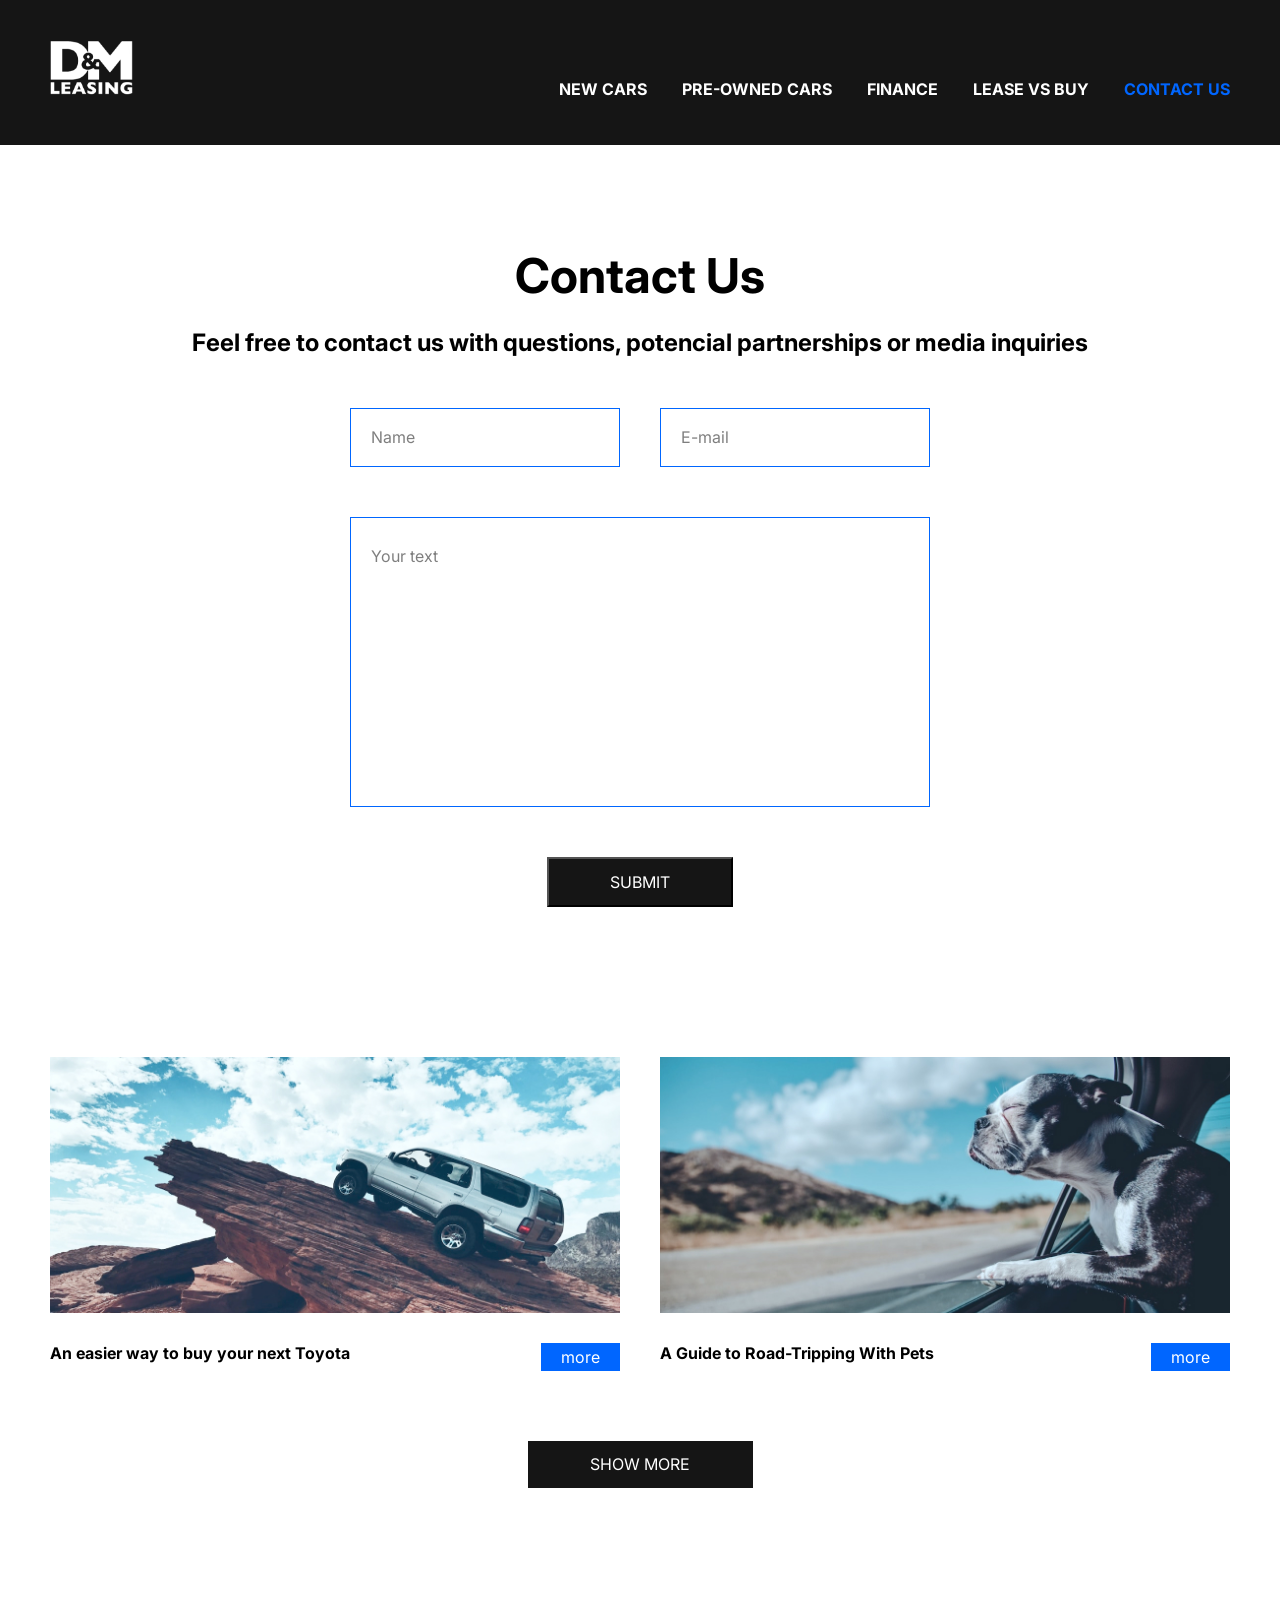
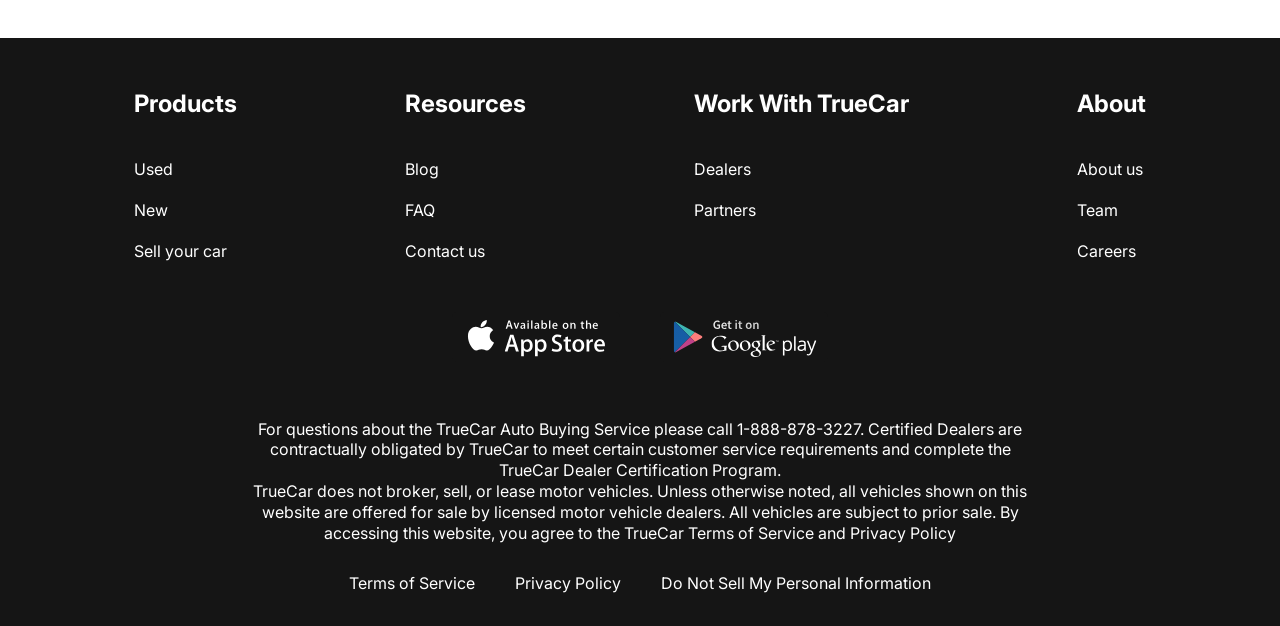
<file: contacts.html>
<!DOCTYPE html>
<html lang="en">
<head>
    <meta charset="UTF-8">
    <meta name="viewport" content="width=device-width, initial-scale=1.0">
    <title>contacts</title>
    <link rel="preconnect" href="https://fonts.googleapis.com">
<link rel="preconnect" href="https://fonts.gstatic.com" crossorigin>
<link href="https://fonts.googleapis.com/css2?family=Inter:ital,opsz,wght@0,14..32,100..900;1,14..32,100..900&display=swap" rel="stylesheet">
    <link rel="stylesheet" href="css/style.css">
</head>
<body>

    <div class="wrapper">
        <div class="header">
            <div class="container">
                <div class="header__inner">
                    <a href="index.html" class="logo">
                        <img src="images/logo.svg" alt="" class="logo__img">
                    </a>
                    <nav class="menu">
                        <ul class="menu__list">
                            <li class="menu__list-item">
                                <a href="new-cars.html" class="menu__list-link">NEW CARS</a>
                            </li>
                            <li class="menu__list-item">
                                <a href="#" class="menu__list-link">PRE-OWNED CARS</a>
                            </li>
                            <li class="menu__list-item">
                                <a href="#" class="menu__list-link">FINANCE</a>
                            </li>
                            <li class="menu__list-item">
                                <a href="#" class="menu__list-link">LEASE VS BUY</a>
                            </li>
                            <li class="menu__list-item">
                                <a href="#" class="menu__list-link menu__list-link--active">CONTACT US</a>
                            </li>
                        </ul>
                    </nav>
                </div>
            </div>
        </div>
        <main class="main">
            <section class="contacts">
                <div class="container">
                    <h2 class="section-title contacts__title">Contact Us</h2>
                    <p class="contacts__text">
                        Feel free to contact us with questions, potencial partnerships or media inquiries
                    </p>
                    <form action="#" class="form">
                        <input type="text" class="form__input" placeholder="Name">
                        <input type="email" class="form__input" placeholder="E-mail">
                        <textarea class="form__textarea" placeholder="Your text"></textarea>
                        <button class="form__btn" type="submit">SUBMIT</button>
                    </form>
                </div>
            </section>
            <section class="blog">
                <div class="container">
                    <div class="blog__items">
                        <div class="blog__item">
                            <img class="blog__item-img" src="images/blog-1.jpg" alt="">
                              <h4 class="blog__item-title">An easier way to buy your next Toyota</h4>
                              <a href="#" class="blog__item-link">more</a>
                        </div>
                        <div class="blog__item">
                            <img class="blog__item-img" src="images/blog-2.jpg" alt="">
                              <h4 class="blog__item-title">A Guide to Road-Tripping With Pets</h4>
                              <a href="#" class="blog__item-link">more</a>
                        </div>
                    </div>
                    <a href="# " class="blog__link">SHOW MORE</a>
                </div>
            </section>
        </main>
        <div class="footer">
            <div class="container">
                <nav class="footer__menu">
                    <ul class="footer__menu-list">
                        <li class="footer__menu-item">
                            <p class="footer__menu-title">Products</p>
                        </li>
                        <li class="footer__menu-item">
                            <a href="#" class="footer__menu-link">Used</a>
                        </li>
                        <li class="footer__menu-item">
                            <a href="#" class="footer__menu-link">New</a>
                        </li>
                        <li class="footer__menu-item">
                            <a href="#" class="footer__menu-link">Sell your car</a>
                        </li>
                    </ul>
                    <ul class="footer__menu-list">
                        <li class="footer__menu-item">
                            <p class="footer__menu-title">Resources</p>
                        </li>
                        <li class="footer__menu-item">
                            <a href="#" class="footer__menu-link">Blog</a>
                        </li>
                        <li class="footer__menu-item">
                            <a href="#" class="footer__menu-link">FAQ</a>
                        </li>
                        <li class="footer__menu-item">
                            <a href="#" class="footer__menu-link">Contact us</a>
                        </li>
                    </ul>
                    <ul class="footer__menu-list">
                        <li class="footer__menu-item">
                            <p class="footer__menu-title">Work With TrueCar</p>
                        </li>
                        <li class="footer__menu-item">
                            <a href="#" class="footer__menu-link">Dealers</a>
                        </li>
                        <li class="footer__menu-item">
                            <a href="#" class="footer__menu-link">Partners</a>
                        </li>
                        <li class="footer__menu-item">
                            <a href="#" class="footer__menu-link"></a>
                        </li>
                    </ul>
                    <ul class="footer__menu-list">
                        <li class="footer__menu-item">
                            <p class="footer__menu-title">About</p>
                        </li>
                        <li class="footer__menu-item">
                            <a href="#" class="footer__menu-link">About us</a>
                        </li>
                        <li class="footer__menu-item">
                            <a href="#" class="footer__menu-link">Team</a>
                        </li>
                        <li class="footer__menu-item">
                            <a href="#" class="footer__menu-link">Careers</a>
                        </li>
                    </ul>
                </nav>
                <ul class="app">
                    <li class="app__item">
                        <a href="#" class="app__item-link">
                            <img class="app__item-img" src="images/appstore.svg" alt="">
                        </a>
                    </li>
                    <li class="app__item">
                        <a href="#" class="app__item-link">
                            <img class="app__item-img" src="images/googleplay.svg" alt="">
                        </a>
                    </li>
                </ul>
                <div class="footer__copy">
                    <p class="footer__copy-tex">
                        For questions about the TrueCar Auto Buying Service please call 1-888-878-3227.
Certified Dealers are contractually obligated by TrueCar to meet certain customer service requirements and complete the TrueCar Dealer Certification Program.
                    </p>
                    <p class="footer__copy-tex">
                       TrueCar does not broker, sell, or lease motor vehicles. Unless otherwise noted, all vehicles shown on this website are offered for sale by licensed motor vehicle dealers. All vehicles are subject to prior sale. By accessing this website, you agree to the TrueCar Terms of Service and Privacy Policy
                    </p>
                </div>
                <nav class="copy__nav">
                    <ul class="copy__nav-list">
                        <li class="copy__nav-item">
                            <a href="#" class="copy__nav-link">Terms of Service</a>
                        </li>
                        <li class="copy__nav-item">
                            <a href="#" class="copy__nav-link">Privacy Policy</a>
                        </li>
                        <li class="copy__nav-item">
                            <a href="#" class="copy__nav-link">Do Not Sell My Personal Information</a>
                        </li>
                    </ul>
                </nav>
            </div>
        </div>
    </div>
    
</body>
</html>
</file>
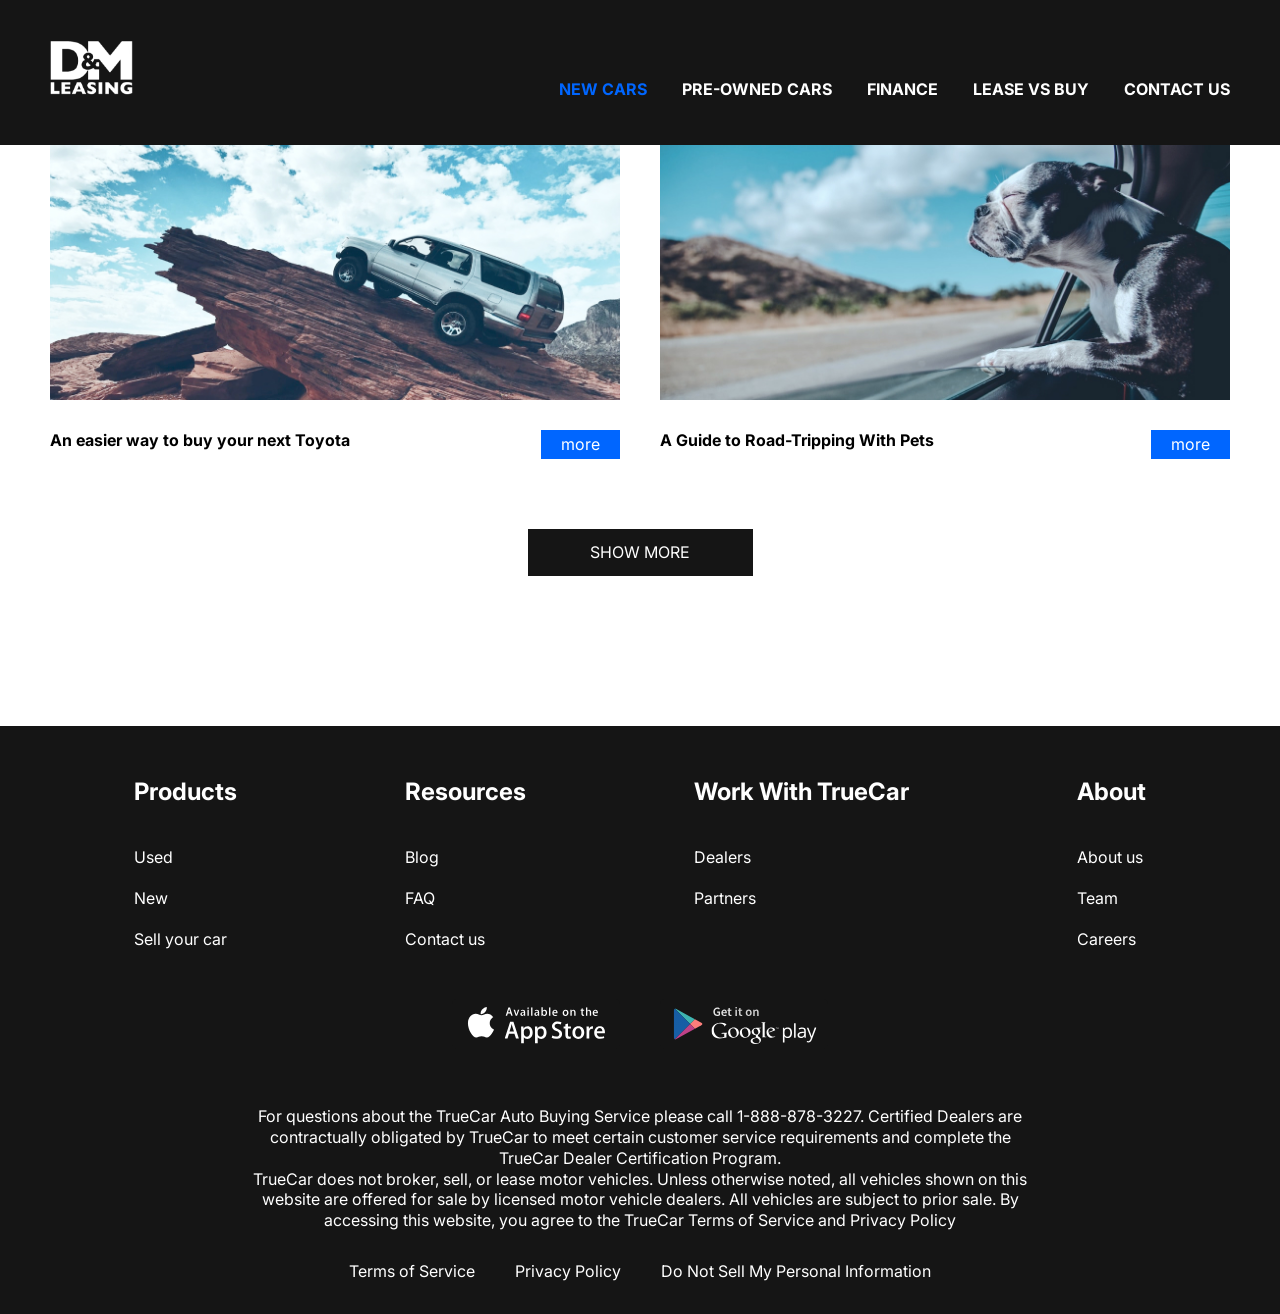
<file: new-cars.html>
<!DOCTYPE html>
<html lang="en">
<head>
    <meta charset="UTF-8">
    <meta name="viewport" content="width=device-width, initial-scale=1.0">
    <title>new-cars</title>
    <link rel="preconnect" href="https://fonts.googleapis.com">
<link rel="preconnect" href="https://fonts.gstatic.com" crossorigin>
<link href="https://fonts.googleapis.com/css2?family=Inter:ital,opsz,wght@0,14..32,100..900;1,14..32,100..900&display=swap" rel="stylesheet">
    <link rel="stylesheet" href="css/style.css">
</head>
<body>

    <div class="wrapper">
        <div class="header">
            <div class="container">
                <div class="header__inner">
                    <a href="index.html" class="logo">
                        <img src="images/logo.svg" alt="" class="logo__img">
                    </a>
                    <nav class="menu">
                        <ul class="menu__list">
                            <li class="menu__list-item">
                                <a href="#" class="menu__list-link menu__list-link--active">NEW CARS</a>
                            </li>
                            <li class="menu__list-item">
                                <a href="#" class="menu__list-link">PRE-OWNED CARS</a>
                            </li>
                            <li class="menu__list-item">
                                <a href="#" class="menu__list-link">FINANCE</a>
                            </li>
                            <li class="menu__list-item">
                                <a href="#" class="menu__list-link">LEASE VS BUY</a>
                            </li>
                            <li class="menu__list-item">
                                <a href="#" class="menu__list-link">CONTACT US</a>
                            </li>
                        </ul>
                    </nav>
                </div>
            </div>
        </div>
        <main class="main">
            <section class="blog">
                <div class="container">
                    <div class="blog__items">
                        <div class="blog__item">
                            <img class="blog__item-img" src="images/blog-1.jpg" alt="">
                              <h4 class="blog__item-title">An easier way to buy your next Toyota</h4>
                              <a href="#" class="blog__item-link">more</a>
                        </div>
                        <div class="blog__item">
                            <img class="blog__item-img" src="images/blog-2.jpg" alt="">
                              <h4 class="blog__item-title">A Guide to Road-Tripping With Pets</h4>
                              <a href="#" class="blog__item-link">more</a>
                        </div>
                    </div>
                    <a href="# " class="blog__link">SHOW MORE</a>
                </div>
            </section>
        </main>
        <div class="footer">
            <div class="container">
                <nav class="footer__menu">
                    <ul class="footer__menu-list">
                        <li class="footer__menu-item">
                            <p class="footer__menu-title">Products</p>
                        </li>
                        <li class="footer__menu-item">
                            <a href="#" class="footer__menu-link">Used</a>
                        </li>
                        <li class="footer__menu-item">
                            <a href="#" class="footer__menu-link">New</a>
                        </li>
                        <li class="footer__menu-item">
                            <a href="#" class="footer__menu-link">Sell your car</a>
                        </li>
                    </ul>
                    <ul class="footer__menu-list">
                        <li class="footer__menu-item">
                            <p class="footer__menu-title">Resources</p>
                        </li>
                        <li class="footer__menu-item">
                            <a href="#" class="footer__menu-link">Blog</a>
                        </li>
                        <li class="footer__menu-item">
                            <a href="#" class="footer__menu-link">FAQ</a>
                        </li>
                        <li class="footer__menu-item">
                            <a href="#" class="footer__menu-link">Contact us</a>
                        </li>
                    </ul>
                    <ul class="footer__menu-list">
                        <li class="footer__menu-item">
                            <p class="footer__menu-title">Work With TrueCar</p>
                        </li>
                        <li class="footer__menu-item">
                            <a href="#" class="footer__menu-link">Dealers</a>
                        </li>
                        <li class="footer__menu-item">
                            <a href="#" class="footer__menu-link">Partners</a>
                        </li>
                        <li class="footer__menu-item">
                            <a href="#" class="footer__menu-link"></a>
                        </li>
                    </ul>
                    <ul class="footer__menu-list">
                        <li class="footer__menu-item">
                            <p class="footer__menu-title">About</p>
                        </li>
                        <li class="footer__menu-item">
                            <a href="#" class="footer__menu-link">About us</a>
                        </li>
                        <li class="footer__menu-item">
                            <a href="#" class="footer__menu-link">Team</a>
                        </li>
                        <li class="footer__menu-item">
                            <a href="#" class="footer__menu-link">Careers</a>
                        </li>
                    </ul>
                </nav>
                <ul class="app">
                    <li class="app__item">
                        <a href="#" class="app__item-link">
                            <img class="app__item-img" src="images/appstore.svg" alt="">
                        </a>
                    </li>
                    <li class="app__item">
                        <a href="#" class="app__item-link">
                            <img class="app__item-img" src="images/googleplay.svg" alt="">
                        </a>
                    </li>
                </ul>
                <div class="footer__copy">
                    <p class="footer__copy-tex">
                        For questions about the TrueCar Auto Buying Service please call 1-888-878-3227.
Certified Dealers are contractually obligated by TrueCar to meet certain customer service requirements and complete the TrueCar Dealer Certification Program.
                    </p>
                    <p class="footer__copy-tex">
                       TrueCar does not broker, sell, or lease motor vehicles. Unless otherwise noted, all vehicles shown on this website are offered for sale by licensed motor vehicle dealers. All vehicles are subject to prior sale. By accessing this website, you agree to the TrueCar Terms of Service and Privacy Policy
                    </p>
                </div>
                <nav class="copy__nav">
                    <ul class="copy__nav-list">
                        <li class="copy__nav-item">
                            <a href="#" class="copy__nav-link">Terms of Service</a>
                        </li>
                        <li class="copy__nav-item">
                            <a href="#" class="copy__nav-link">Privacy Policy</a>
                        </li>
                        <li class="copy__nav-item">
                            <a href="#" class="copy__nav-link">Do Not Sell My Personal Information</a>
                        </li>
                    </ul>
                </nav>
            </div>
        </div>
    </div>
    
</body>
</html>
</file>
<file: css/style.css>
html{
    box-sizing: border-box;
}

*,*::after, *::before{
    box-sizing: border-box;
    margin: 0;
    padding: 0;
}

ul{
    list-style-type: none;
}

html,
body{
    height: 100%;
}

a{
    text-decoration: none;
    color: inherit;
}

.section-title{
    margin-bottom: 50px;
    font-size: 48px;
    font-weight: 700;
    text-align: center;
}

.wrapper{
    min-height: 100%;
    display: flex;
    flex-direction: column;
}

.container {
    max-width: 1200px;
    margin: 0 auto;
    padding: 0 10px; 
}

body{
    font-family: "Inter", sans-serif;
    font-size: 16px;
    font-weight: 400px;
    line-height: 1.3;
}

.header{
    background-color: #151515;
}

.header-main{
    background-color: transparent;
    position: absolute;
    z-index: 10;
    left: 0;
    right: 0;
}

.header__inner{
    padding-top: 40px;
    padding-bottom: 45px;
    display: flex;
    justify-content: space-between;
    align-items: flex-end;
}
.menu__list {
    display: flex;
    gap: 35px;
}
.menu__list-link{
    color: #fff;
    text-transform: uppercase;
    font-weight: 700;
}
.menu__list-link--active{
color: #0066FF;
}
.footer{
    background-color: #151515;
    padding: 50px 0 32px;
    color: #fff;
    
}
.footer__menu{
    display: flex;
    justify-content: space-around;
    margin-bottom: 50px;
}

.footer__menu-list{
    max-width: 250px;
}
.footer__menu-title{
    font-size: 24px;
    font-weight: 700;
    padding-bottom: 20px;
}
.footer__menu-item + .footer__menu-item{
    padding-top: 20px;   
}

.app{
    display: flex;
    justify-content: center;
    gap: 40px;
    margin-bottom: 52px;
}

.footer__copy{
    max-width: 800px;
    margin: 0 auto  30px;
    text-align: center;
}

.copy__nav-list{
    display: flex;
    justify-content: center;
    gap: 40px;          
}

.main{
    flex-grow: 1;
}

.top{
    color: #fff;
    text-align: center;
    padding-top: 250px;
    padding-bottom: 50px;
    position: absolute;
    z-index: 5;
    left: 0;
    right: 0;
}

.title{
    padding-bottom: 40px;
    font-size: 96px;
    font-weight: 700; 
}

.top__link{
    background-color: #151515;
    padding: 23px;
    max-width: 430px;
    width: 100%;
    display: inline-block;
    text-transform: uppercase;
    font-size: 36px;
    font-weight: 700;
}

.swiper::after{
    content: '';
    background: rgba(21,21,21,.3);
    position: absolute;
    z-index: 5;
    left: 0;
    right: 0;
    bottom: 0;
    top: 0; 
}



.swiper-slide{
    background-repeat: no-repeat;
    background-size: cover;
    background-position: center;
    height: 100vh;
}

.swiper-pagination-bullet{
width: 120px;
height: 3px;
background-color: #151515;
border-radius: 0;
opacity: 1;
}

.swiper-pagination-horizontal.swiper-pagination-bullets
    .swiper-pagination-bullet {
        margin: 0 15px;
    }

    .swiper-horizontal > .swiper-pagination-bullets, .swiper-pagination-horizontal.swiper-pagination-bullets
    .swiper-pagination-bullet {
        bottom: 50px;
    }

.swiper-pagination-bullet-active{
height: 6px;
background-color: #fff;
}

.why-lease{
    padding: 150px 0;
}

.why-lease__list{
    display: grid;
    grid-template-columns: repeat(4, 1fr);
    gap: 40px;
    text-align: center;
}

.why-lease__item-img{
    margin-bottom: 30px;
}

.why-lease__item-title{
margin-bottom: 30px;
font-size: 24px;
font-weight: 700;
}

.why-lease__item-text{
    text-align: left;
}

.how-does{
    padding-bottom: 150px;
}

.how-does__inner{
    min-width: 600px;
    margin: 0 auto;
}

.how-does__title{
    font-size: 24px;
    font-weight: 700;
    padding-top: 50px;
}

.how__does-list{
    padding: 50px 0 70px;
    counter-reset: myCounter;
}

.how__does-item{
    list-style-type: none;
    width: 270px;
    position: relative;
    margin-left: auto;
    box-sizing:content-box;
    padding: 19px 0 19px 240px;
    min-height: 63px;
}

.how__does-item + .how__does-item{
    margin-top: 40px;
}

.how__does-item::before{
counter-increment: myCounter;
content: counter(myCounter);
display: flex;
justify-content: center;
align-items: center;
font-size: 48px;
font-weight: 700;
background-color: #0066FF;
width: 100px;
height: 100px;
border-radius: 50%;
color: #fff;
position: absolute;
left: 0;
top: 0;
}

.video{
    padding-bottom: 150px;
}

.video__title{
    margin-bottom: 20px;
}

.video__text{
    font-size: 24px;
    font-weight: 700;
    margin-bottom: 50px;
    text-align: center;
}

.video__content{
    margin: 0 auto;
    display: block;
}

.important{
    padding-bottom: 150px;
}

.important__title{
    margin-bottom: 20px;
}

.importent__text{
    max-width: 580px;
    margin: 0 auto 50px;
}

.important__list{
    display: grid;
    grid-template-columns: repeat(4, 1fr);
}

.important__item-img{
    margin-bottom: 20px;
}

.contacts{
    padding: 100px 0 150px;
}

.contacts__title{
    margin-bottom: 20px;
}

.contacts__text{
    text-align: center;
    font-weight: 700;
    font-size: 24px;
    margin-bottom: 50px;
    padding: 0 100px; 
}

.form{
    max-width: 580px;
    margin: 0 auto;
    display: flex;
    justify-content: space-between;
    flex-wrap: wrap;
}

.form__input{
    width: 270px;
    padding: 18px 20px;
    display: inline-block;
    border: 1px solid #0066FF;
    margin-bottom: 50px;
    font-family: "Inter", sans-serif;
    font-size: 16px;
    font-weight: 400px;
    line-height: 1.3; 
    color: #000;
}

.form__input::placeholder,
.form__textarea::placeholder{
   font-family: "Inter", sans-serif;
    font-size: 16px;
    font-weight: 400px;
    line-height: 1.3; 
    color: #000;
    opacity: 0.5;
}

.form__textarea{
    width: 100%;
    resize: none;
    padding: 28px 20px;
    height: 290px;
    border: 1px solid #0066FF;
    font-family: "Inter", sans-serif;
    font-size: 16px;
    font-weight: 400px;
    line-height: 1.3; 
    color: #000;
    margin-bottom: 50px;

}

.form__btn{
    text-transform: uppercase;
    color: #fff;
    background-color: #151515;
    font-family: "Inter", sans-serif;
    font-size: 16px;
    font-weight: 400px;
    padding: 13px 61px;
    margin: 0 auto;
}

.blog{
    padding-bottom: 150px;
}  

.blog__items{
    display: grid;
    grid-template-columns: repeat(2, 1fr);
    gap: 40px;
    margin-bottom: 70px;
}

.blog__item{
    display: flex;
    justify-content: space-between;
    flex-wrap: wrap;
}
.blog__item-img{
    margin-bottom: 30px;
    width: 100%;
}
.blog__item-title{
flex-basis: 446px;
font-style: 24px;
font-weight: 700;
}

.blog__item-link{
color: #fff;
background-color: #0066FF;
padding: 4px 20px;
}
.blog__link{
    text-transform: uppercase;
    background-color: #151515;
    padding: 13px;
    color: #fff;
    width: 225px;
    margin: 0 auto;
    text-align: center;
    display: block;

}
</file>
